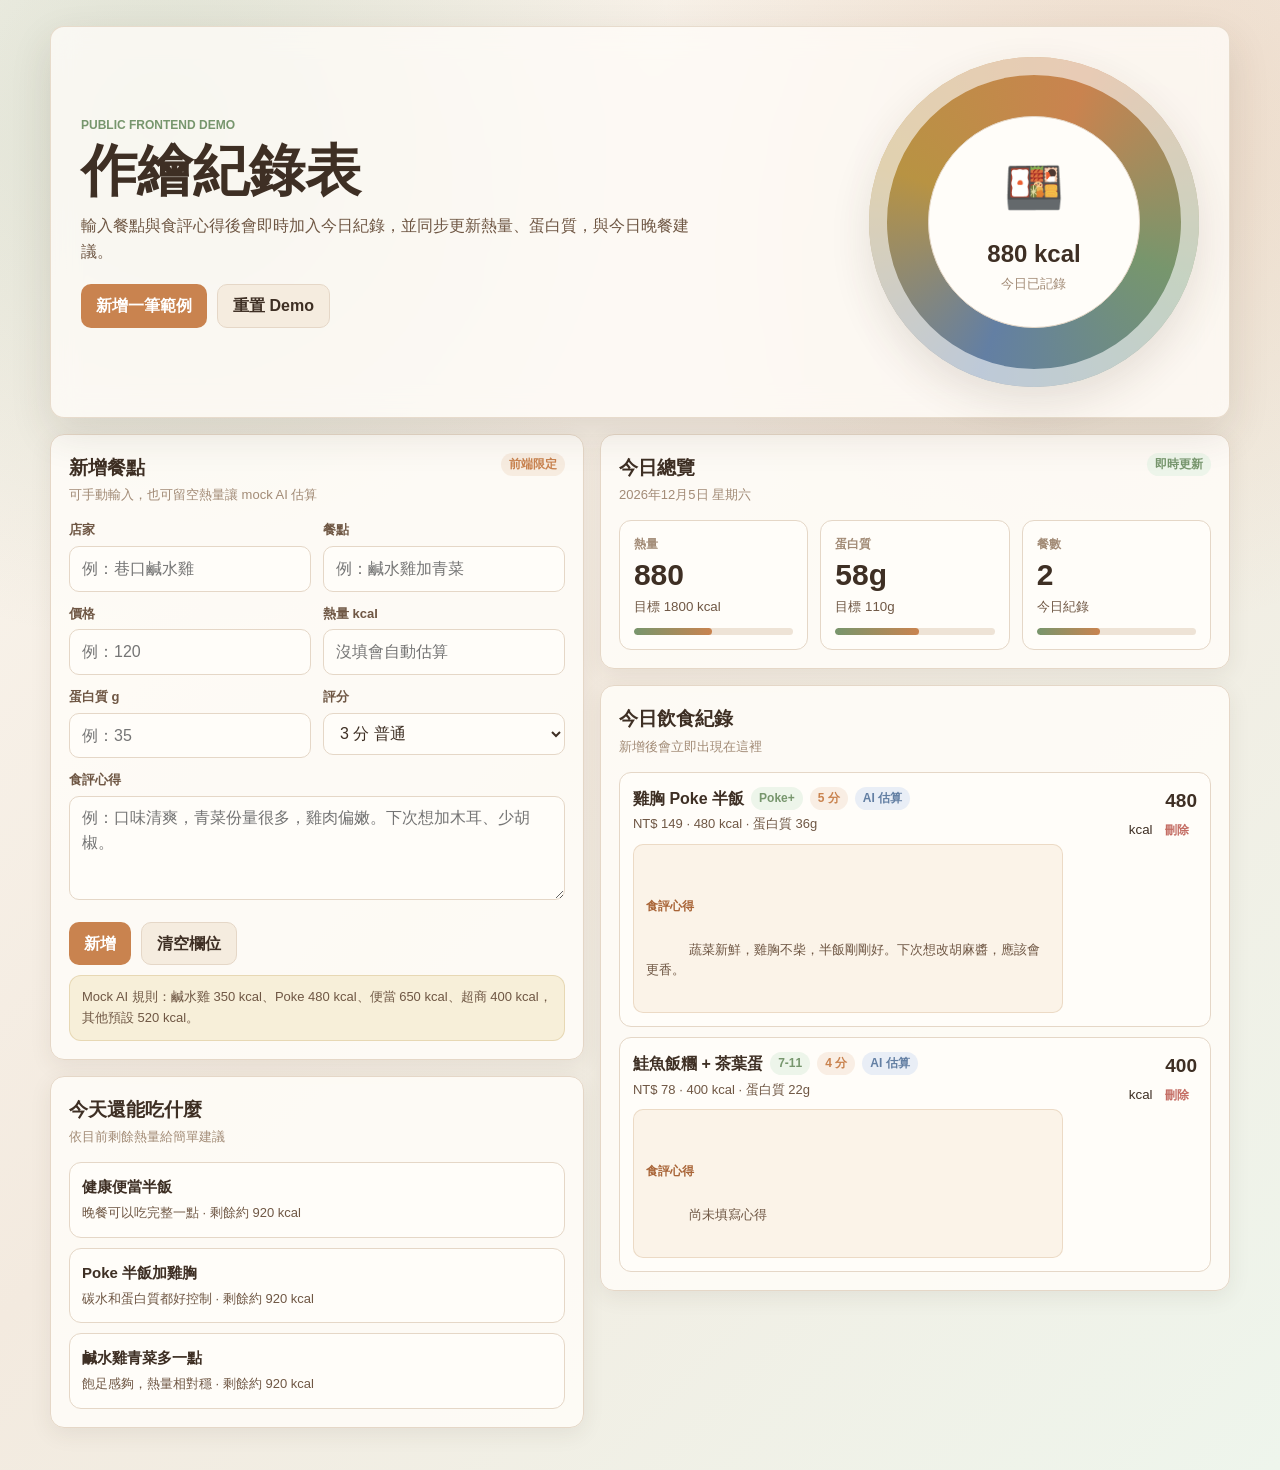
<file: frontend/demo.html>
<!DOCTYPE html>
<html lang="zh-TW">
<head>
<meta charset="UTF-8">
<meta name="viewport" content="width=device-width, initial-scale=1.0">
<title>作繪紀錄表</title>
<style>
:root {
  --cream: #fbf7f0;
  --paper: #fffdf9;
  --milk: #f5ecdf;
  --latte: #d7b894;
  --coffee: #3e2f24;
  --mocha: #6f5744;
  --muted: #a28b76;
  --line: #e5d7c7;
  --accent: #c9834f;
  --accent-dark: #a96538;
  --matcha: #77966d;
  --matcha-soft: #edf5ea;
  --rose: #c46d64;
  --rose-soft: #f8e9e6;
  --blue: #637fa3;
  --blue-soft: #e9eef6;
  --gold: #b89343;
  --gold-soft: #f7efd9;
  --shadow: 0 16px 42px rgba(67, 49, 33, 0.12);
  --shadow-soft: 0 6px 22px rgba(67, 49, 33, 0.08);
  --radius: 14px;
  --font: -apple-system, BlinkMacSystemFont, "Segoe UI", "PingFang TC", "Noto Sans TC", sans-serif;
}

* { box-sizing: border-box; margin: 0; padding: 0; }

body {
  min-height: 100vh;
  font-family: var(--font);
  color: var(--coffee);
  background:
    radial-gradient(circle at 12% 8%, rgba(119, 150, 109, 0.22), transparent 30%),
    radial-gradient(circle at 88% 10%, rgba(201, 131, 79, 0.16), transparent 28%),
    linear-gradient(135deg, var(--cream), #f3eadf 48%, #eef5ec);
  line-height: 1.6;
}

button, input, select, textarea {
  font: inherit;
}

button {
  border: 0;
  cursor: pointer;
}

input, select, textarea {
  width: 100%;
  padding: 9px 12px;
  color: var(--coffee);
  background: var(--paper);
  border: 1.5px solid var(--line);
  border-radius: 10px;
  outline: none;
  transition: 0.18s ease;
}

input, select {
  min-height: 42px;
}

textarea {
  min-height: 104px;
  resize: vertical;
  line-height: 1.55;
}

input:focus, select:focus, textarea:focus {
  border-color: var(--accent);
  box-shadow: 0 0 0 4px rgba(201, 131, 79, 0.13);
}

label {
  display: block;
  margin-bottom: 5px;
  color: var(--mocha);
  font-size: 13px;
  font-weight: 700;
}

.app {
  width: min(1180px, calc(100% - 28px));
  margin: 0 auto;
  padding: 26px 0 42px;
}

.hero {
  display: grid;
  grid-template-columns: minmax(0, 1.2fr) 330px;
  gap: 22px;
  align-items: center;
  padding: 30px;
  background: rgba(255, 253, 249, 0.78);
  border: 1px solid rgba(229, 215, 199, 0.9);
  border-radius: var(--radius);
  box-shadow: var(--shadow);
  backdrop-filter: blur(14px);
}

.kicker {
  color: var(--matcha);
  font-size: 12px;
  font-weight: 900;
  letter-spacing: 0;
  margin-bottom: 8px;
}

h1 {
  font-size: 56px;
  line-height: 1;
  letter-spacing: 0;
  margin-bottom: 14px;
}

.hero p {
  max-width: 620px;
  color: var(--mocha);
  font-size: 16px;
}

.hero-actions {
  display: flex;
  flex-wrap: wrap;
  gap: 10px;
  margin-top: 20px;
}

.btn {
  min-height: 40px;
  display: inline-flex;
  align-items: center;
  justify-content: center;
  gap: 7px;
  padding: 8px 15px;
  border-radius: 10px;
  font-weight: 800;
  transition: 0.18s ease;
}

.btn-primary {
  color: #fff;
  background: var(--accent);
}

.btn-primary:hover { background: var(--accent-dark); transform: translateY(-1px); }

.btn-secondary {
  color: var(--coffee);
  background: var(--milk);
  border: 1px solid var(--line);
}

.btn-secondary:hover { background: #eee1d1; }

.btn-ghost {
  min-height: auto;
  padding: 4px 8px;
  color: var(--rose);
  background: transparent;
  font-size: 12px;
}

.plate {
  aspect-ratio: 1;
  display: grid;
  place-items: center;
  border-radius: 50%;
  background:
    radial-gradient(circle at center, #fff 0 39%, transparent 40%),
    conic-gradient(from 20deg, var(--accent), var(--matcha), var(--blue), var(--gold), var(--accent));
  padding: 18px;
  box-shadow: inset 0 0 0 18px rgba(255, 255, 255, 0.58), var(--shadow);
}

.plate-inner {
  width: 72%;
  aspect-ratio: 1;
  display: flex;
  flex-direction: column;
  align-items: center;
  justify-content: center;
  border-radius: 50%;
  background: var(--paper);
  border: 1px solid var(--line);
  text-align: center;
}

.plate-inner span { font-size: 48px; }
.plate-inner strong { margin-top: 8px; font-size: 24px; }
.plate-inner small { color: var(--muted); }

.grid {
  display: grid;
  grid-template-columns: 1fr 1.18fr;
  gap: 16px;
  margin-top: 16px;
  align-items: start;
}

.panel {
  background: rgba(255, 253, 249, 0.86);
  border: 1px solid var(--line);
  border-radius: var(--radius);
  padding: 18px;
  box-shadow: var(--shadow-soft);
}

.panel + .panel { margin-top: 16px; }

.panel-header {
  display: flex;
  align-items: flex-start;
  justify-content: space-between;
  gap: 12px;
  margin-bottom: 14px;
}

h2 {
  font-size: 19px;
  letter-spacing: 0;
}

.panel-header p {
  color: var(--muted);
  font-size: 13px;
  margin-top: 2px;
}

.summary-grid {
  display: grid;
  grid-template-columns: repeat(3, minmax(0, 1fr));
  gap: 12px;
}

.metric {
  padding: 14px;
  background: var(--paper);
  border: 1px solid var(--line);
  border-radius: 12px;
}

.metric span {
  display: block;
  color: var(--muted);
  font-size: 12px;
  font-weight: 900;
}

.metric strong {
  display: block;
  margin-top: 4px;
  font-size: 30px;
  line-height: 1.15;
}

.metric small {
  color: var(--mocha);
}

.meter {
  height: 7px;
  margin-top: 10px;
  border-radius: 999px;
  background: #eee3d6;
  overflow: hidden;
}

.meter i {
  display: block;
  width: 0%;
  height: 100%;
  border-radius: inherit;
  background: linear-gradient(90deg, var(--matcha), var(--accent));
  transition: width 0.35s ease;
}

.form-grid {
  display: grid;
  grid-template-columns: 1fr 1fr;
  gap: 12px;
}

.form-grid .wide {
  grid-column: 1 / -1;
}

.form-actions {
  display: flex;
  gap: 10px;
  margin-top: 14px;
}

.hint {
  margin-top: 10px;
  padding: 11px 12px;
  color: var(--mocha);
  background: var(--gold-soft);
  border: 1px solid rgba(184, 147, 67, 0.25);
  border-radius: 12px;
  font-size: 13px;
}

.meal-list {
  display: grid;
  gap: 10px;
}

.meal-row {
  display: grid;
  grid-template-columns: minmax(0, 1fr) auto;
  gap: 12px;
  align-items: start;
  padding: 13px;
  background: var(--paper);
  border: 1px solid var(--line);
  border-radius: 12px;
}

.meal-title {
  display: flex;
  align-items: center;
  flex-wrap: wrap;
  gap: 7px;
  font-weight: 900;
}

.meal-meta {
  margin-top: 3px;
  color: var(--mocha);
  font-size: 13px;
}

.review {
  margin-top: 9px;
  padding: 10px 12px;
  color: var(--mocha);
  background: #fbf3e8;
  border: 1px solid rgba(215, 184, 148, 0.42);
  border-radius: 10px;
  font-size: 13px;
  white-space: pre-wrap;
}

.review-title {
  display: block;
  margin-bottom: 3px;
  color: var(--accent-dark);
  font-size: 12px;
  font-weight: 900;
}

.meal-score {
  min-width: 122px;
  text-align: right;
}

.meal-score strong {
  display: block;
  font-size: 19px;
}

.empty {
  padding: 28px 14px;
  color: var(--muted);
  text-align: center;
  background: rgba(255,255,255,0.55);
  border: 1px dashed var(--line);
  border-radius: 12px;
}

.tag {
  display: inline-flex;
  align-items: center;
  padding: 2px 8px;
  border-radius: 999px;
  font-size: 12px;
  font-weight: 800;
}

.tag-green { color: var(--matcha); background: var(--matcha-soft); }
.tag-accent { color: var(--accent); background: rgba(201, 131, 79, 0.12); }
.tag-blue { color: var(--blue); background: var(--blue-soft); }
.tag-rose { color: var(--rose); background: var(--rose-soft); }

.recommend-list {
  display: grid;
  gap: 10px;
}

.recommend-card {
  padding: 12px;
  background: var(--paper);
  border: 1px solid var(--line);
  border-radius: 12px;
}

.recommend-card strong {
  display: block;
  font-size: 15px;
}

.recommend-card span {
  color: var(--mocha);
  font-size: 13px;
}

#toast-container {
  position: fixed;
  right: 24px;
  bottom: 24px;
  z-index: 20;
  display: grid;
  gap: 8px;
}

.toast {
  min-width: 250px;
  max-width: 360px;
  padding: 12px 16px;
  background: var(--paper);
  border: 1px solid var(--line);
  border-left: 4px solid var(--matcha);
  border-radius: 12px;
  box-shadow: var(--shadow);
  transition: 0.25s ease;
}

@media (max-width: 900px) {
  .hero,
  .grid,
  .summary-grid {
    grid-template-columns: 1fr;
  }

  .plate {
    width: min(280px, 100%);
    justify-self: center;
  }
}

@media (max-width: 560px) {
  .app {
    width: min(100% - 20px, 1180px);
    padding-top: 10px;
  }

  .hero,
  .panel {
    padding: 16px;
  }

  h1 {
    font-size: 38px;
  }

  .form-grid,
  .meal-row {
    grid-template-columns: 1fr;
  }

  .meal-score {
    text-align: left;
  }

  .form-actions {
    flex-direction: column;
  }
}
</style>
</head>

<body>
<main class="app">
  <section class="hero">
    <div>
      <div class="kicker">PUBLIC FRONTEND DEMO</div>
      <h1>作繪紀錄表</h1>
      <p>輸入餐點與食評心得後會即時加入今日紀錄，並同步更新熱量、蛋白質，與今日晚餐建議。</p>
      <div class="hero-actions">
        <button class="btn btn-primary" id="quick-sample">新增一筆範例</button>
        <button class="btn btn-secondary" id="reset-demo">重置 Demo</button>
      </div>
    </div>

    <div class="plate" aria-hidden="true">
      <div class="plate-inner">
        <span>🍱</span>
        <strong id="hero-calories">0 kcal</strong>
        <small>今日已記錄</small>
      </div>
    </div>
  </section>

  <section class="grid">
    <div>
      <article class="panel">
        <div class="panel-header">
          <div>
            <h2>新增餐點</h2>
            <p>可手動輸入，也可留空熱量讓 mock AI 估算</p>
          </div>
          <span class="tag tag-accent">前端限定</span>
        </div>

        <form id="meal-form">
          <div class="form-grid">
            <div>
              <label for="restaurant">店家</label>
              <input id="restaurant" type="text" placeholder="例：巷口鹹水雞">
            </div>

            <div>
              <label for="meal">餐點</label>
              <input id="meal" type="text" placeholder="例：鹹水雞加青菜" required>
            </div>

            <div>
              <label for="price">價格</label>
              <input id="price" type="number" min="0" placeholder="例：120">
            </div>

            <div>
              <label for="calories">熱量 kcal</label>
              <input id="calories" type="number" min="0" placeholder="沒填會自動估算">
            </div>

            <div>
              <label for="protein">蛋白質 g</label>
              <input id="protein" type="number" min="0" placeholder="例：35">
            </div>

            <div>
              <label for="rating">評分</label>
              <select id="rating">
                <option value="5">5 分 超喜歡</option>
                <option value="4">4 分 好吃</option>
                <option value="3" selected>3 分 普通</option>
                <option value="2">2 分 還好</option>
                <option value="1">1 分 不回購</option>
              </select>
            </div>

            <div class="wide">
              <label for="review">食評心得</label>
              <textarea id="review" placeholder="例：口味清爽，青菜份量很多，雞肉偏嫩。下次想加木耳、少胡椒。"></textarea>
            </div>
          </div>

          <div class="form-actions">
            <button class="btn btn-primary" type="submit">新增</button>
            <button class="btn btn-secondary" type="button" id="clear-form">清空欄位</button>
          </div>
        </form>

        <div class="hint" id="ai-hint">
          Mock AI 規則：鹹水雞 350 kcal、Poke 480 kcal、便當 650 kcal、超商 400 kcal，其他預設 520 kcal。
        </div>
      </article>

      <article class="panel">
        <div class="panel-header">
          <div>
            <h2>今天還能吃什麼</h2>
            <p>依目前剩餘熱量給簡單建議</p>
          </div>
        </div>
        <div class="recommend-list" id="recommend-list"></div>
      </article>
    </div>

    <div>
      <article class="panel">
        <div class="panel-header">
          <div>
            <h2>今日總覽</h2>
            <p id="today-label"></p>
          </div>
          <span class="tag tag-green">即時更新</span>
        </div>

        <div class="summary-grid">
          <div class="metric">
            <span>熱量</span>
            <strong id="total-calories">0</strong>
            <small>目標 1800 kcal</small>
            <div class="meter"><i id="calorie-meter"></i></div>
          </div>

          <div class="metric">
            <span>蛋白質</span>
            <strong id="total-protein">0g</strong>
            <small>目標 110g</small>
            <div class="meter"><i id="protein-meter"></i></div>
          </div>

          <div class="metric">
            <span>餐數</span>
            <strong id="meal-count">0</strong>
            <small>今日紀錄</small>
            <div class="meter"><i id="count-meter"></i></div>
          </div>
        </div>
      </article>

      <article class="panel">
        <div class="panel-header">
          <div>
            <h2>今日飲食紀錄</h2>
            <p>新增後會立即出現在這裡</p>
          </div>
        </div>
        <div class="meal-list" id="meal-list"></div>
      </article>
    </div>
  </section>
</main>

<div id="toast-container"></div>

<script>
const STORAGE_KEY = 'food-demo-v3-meals';

const initialMeals = [
  {
    restaurant: 'Poke+',
    meal: '雞胸 Poke 半飯',
    price: 149,
    calories: 480,
    protein: 36,
    rating: 5,
    review: '蔬菜新鮮，雞胸不柴，半飯剛剛好。下次想改胡麻醬，應該會更香。',
    aiEstimated: true
  },
  {
    restaurant: '7-11',
    meal: '鮭魚飯糰 + 茶葉蛋',
    price: 78,
    calories: 400,
    protein: 22,
    rating: 4,
    review: '',
    aiEstimated: true
  }
];

const samples = [
  {
    restaurant: '巷口鹹水雞',
    meal: '鹹水雞加龍鬚菜',
    price: 120,
    calories: '',
    protein: 38,
    rating: 5,
    review: '口味清爽，青菜份量很夠，雞肉偏嫩。下次可以加木耳、少胡椒。'
  },
  {
    restaurant: '健康餐盒',
    meal: '雞腿便當半飯',
    price: 135,
    calories: '',
    protein: 40,
    rating: 4,
    review: '雞腿調味很香，配菜不會水煮味太重。半飯份量剛好，吃完不會太撐。'
  },
  {
    restaurant: '便利商店',
    meal: '超商雞胸飯糰',
    price: 89,
    calories: '',
    protein: 25,
    rating: 4,
    review: '方便快速，蛋白質還可以，但生菜口感普通。適合趕時間時買。'
  },
  {
    restaurant: 'Poke 小店',
    meal: 'Poke 鮭魚豆腐碗',
    price: 180,
    calories: '',
    protein: 34,
    rating: 5,
    review: '鮭魚和豆腐搭起來很舒服，份量足但不膩。下次想醬料減半。'
  }
];

const recommendations = [
  { limit: 250, title: '無糖豆漿 + 茶葉蛋', note: '輕量補蛋白，適合收尾' },
  { limit: 450, title: '鹹水雞青菜多一點', note: '飽足感夠，熱量相對穩' },
  { limit: 650, title: 'Poke 半飯加雞胸', note: '碳水和蛋白質都好控制' },
  { limit: 900, title: '健康便當半飯', note: '晚餐可以吃完整一點' }
];

let meals = loadMeals();

function loadMeals() {
  try {
    return JSON.parse(localStorage.getItem(STORAGE_KEY)) || [...initialMeals];
  } catch {
    return [...initialMeals];
  }
}

function saveMeals() {
  localStorage.setItem(STORAGE_KEY, JSON.stringify(meals));
}

function mockEstimateCalories(text) {
  const value = text.toLowerCase();

  if (value.includes('鹹水雞')) return 350;
  if (value.includes('poke') || value.includes('波奇')) return 480;
  if (value.includes('便當')) return 650;
  if (value.includes('超商') || value.includes('7-11') || value.includes('711') || value.includes('便利商店')) return 400;

  return 520;
}

function mockEstimateProtein(text, calories) {
  const value = text.toLowerCase();

  if (value.includes('雞') || value.includes('蛋白') || value.includes('雞胸')) return 38;
  if (value.includes('poke') || value.includes('波奇')) return 32;
  if (value.includes('便當')) return 30;
  if (value.includes('超商') || value.includes('7-11') || value.includes('711')) return 22;

  return Math.max(16, Math.round(calories / 22));
}

function addMeal(input) {
  const combinedText = `${input.restaurant || ''} ${input.meal || ''}`;
  const calories = Number(input.calories) > 0
    ? Number(input.calories)
    : mockEstimateCalories(combinedText);

  const protein = Number(input.protein) > 0
    ? Number(input.protein)
    : mockEstimateProtein(combinedText, calories);

  meals.unshift({
    restaurant: input.restaurant || '未填店家',
    meal: input.meal,
    price: Number(input.price) || 0,
    calories,
    protein,
    rating: Number(input.rating) || 3,
    review: input.review || '',
    aiEstimated: !(Number(input.calories) > 0)
  });

  saveMeals();
  render();
  showToast('已新增，今日熱量已更新');
}

function render() {
  const totalCalories = meals.reduce((sum, item) => sum + Number(item.calories || 0), 0);
  const totalProtein = meals.reduce((sum, item) => sum + Number(item.protein || 0), 0);
  const remaining = Math.max(0, 1800 - totalCalories);

  document.getElementById('today-label').textContent = new Date().toLocaleDateString('zh-TW', {
    year: 'numeric',
    month: 'long',
    day: 'numeric',
    weekday: 'long'
  });

  document.getElementById('hero-calories').textContent = `${totalCalories} kcal`;
  document.getElementById('total-calories').textContent = totalCalories;
  document.getElementById('total-protein').textContent = `${totalProtein}g`;
  document.getElementById('meal-count').textContent = meals.length;

  document.getElementById('calorie-meter').style.width = `${Math.min(totalCalories / 1800 * 100, 100)}%`;
  document.getElementById('protein-meter').style.width = `${Math.min(totalProtein / 110 * 100, 100)}%`;
  document.getElementById('count-meter').style.width = `${Math.min(meals.length / 5 * 100, 100)}%`;

  renderMeals();
  renderRecommendations(remaining);
}

function renderMeals() {
  const list = document.getElementById('meal-list');

  if (!meals.length) {
    list.innerHTML = '<div class="empty">今天還沒有紀錄。新增第一筆餐點吧。</div>';
    return;
  }

  list.innerHTML = meals.map((item, index) => {
    const reviewText = item.review && item.review.trim()
      ? escapeHtml(item.review.trim())
      : '尚未填寫心得';

    return `
      <div class="meal-row">
        <div>
          <div class="meal-title">
            ${escapeHtml(item.meal)}
            <span class="tag tag-green">${escapeHtml(item.restaurant)}</span>
            <span class="tag tag-accent">${item.rating} 分</span>
            ${item.aiEstimated ? '<span class="tag tag-blue">AI 估算</span>' : ''}
          </div>
          <div class="meal-meta">
            ${item.price ? `NT$ ${item.price} · ` : ''}
            ${item.calories} kcal · 蛋白質 ${item.protein}g
          </div>
          <div class="review">
            <span class="review-title">食評心得</span>
            ${reviewText}
          </div>
        </div>
        <div class="meal-score">
          <strong>${item.calories}</strong>
          <small>kcal</small>
          <button class="btn btn-ghost" data-delete="${index}">刪除</button>
        </div>
      </div>
    `;
  }).join('');

  document.querySelectorAll('[data-delete]').forEach(button => {
    button.addEventListener('click', () => {
      meals.splice(Number(button.dataset.delete), 1);
      saveMeals();
      render();
      showToast('已刪除，今日熱量已更新');
    });
  });
}

function renderRecommendations(remaining) {
  const list = document.getElementById('recommend-list');
  const available = recommendations.filter(item => item.limit <= Math.max(remaining, 250));
  const picks = (available.length ? available : recommendations.slice(0, 1)).slice(-3).reverse();

  list.innerHTML = picks.map(item => `
    <div class="recommend-card">
      <strong>${item.title}</strong>
      <span>${item.note} · 剩餘約 ${remaining} kcal</span>
    </div>
  `).join('');
}

function showToast(message) {
  const container = document.getElementById('toast-container');
  const toast = document.createElement('div');
  toast.className = 'toast';
  toast.textContent = message;
  container.appendChild(toast);

  setTimeout(() => {
    toast.style.opacity = '0';
    toast.style.transform = 'translateX(20px)';
    setTimeout(() => toast.remove(), 260);
  }, 1900);
}

function clearForm() {
  document.getElementById('meal-form').reset();
  document.getElementById('rating').value = '3';
  document.getElementById('meal').focus();
}

function escapeHtml(value) {
  return String(value)
    .replaceAll('&', '&amp;')
    .replaceAll('<', '&lt;')
    .replaceAll('>', '&gt;')
    .replaceAll('"', '&quot;')
    .replaceAll("'", '&#039;');
}

document.getElementById('meal-form').addEventListener('submit', event => {
  event.preventDefault();

  const meal = document.getElementById('meal').value.trim();
  if (!meal) {
    document.getElementById('meal').focus();
    return;
  }

  addMeal({
    restaurant: document.getElementById('restaurant').value.trim(),
    meal,
    price: document.getElementById('price').value,
    calories: document.getElementById('calories').value,
    protein: document.getElementById('protein').value,
    rating: document.getElementById('rating').value,
    review: document.getElementById('review').value.trim()
  });

  clearForm();
});

document.getElementById('clear-form').addEventListener('click', clearForm);

document.getElementById('quick-sample').addEventListener('click', () => {
  const sample = samples[Math.floor(Math.random() * samples.length)];
  addMeal(sample);
});

document.getElementById('reset-demo').addEventListener('click', () => {
  meals = [...initialMeals];
  saveMeals();
  render();
  showToast('Demo 已重置');
});

render();
</script>
</body>
</html>
</file>
